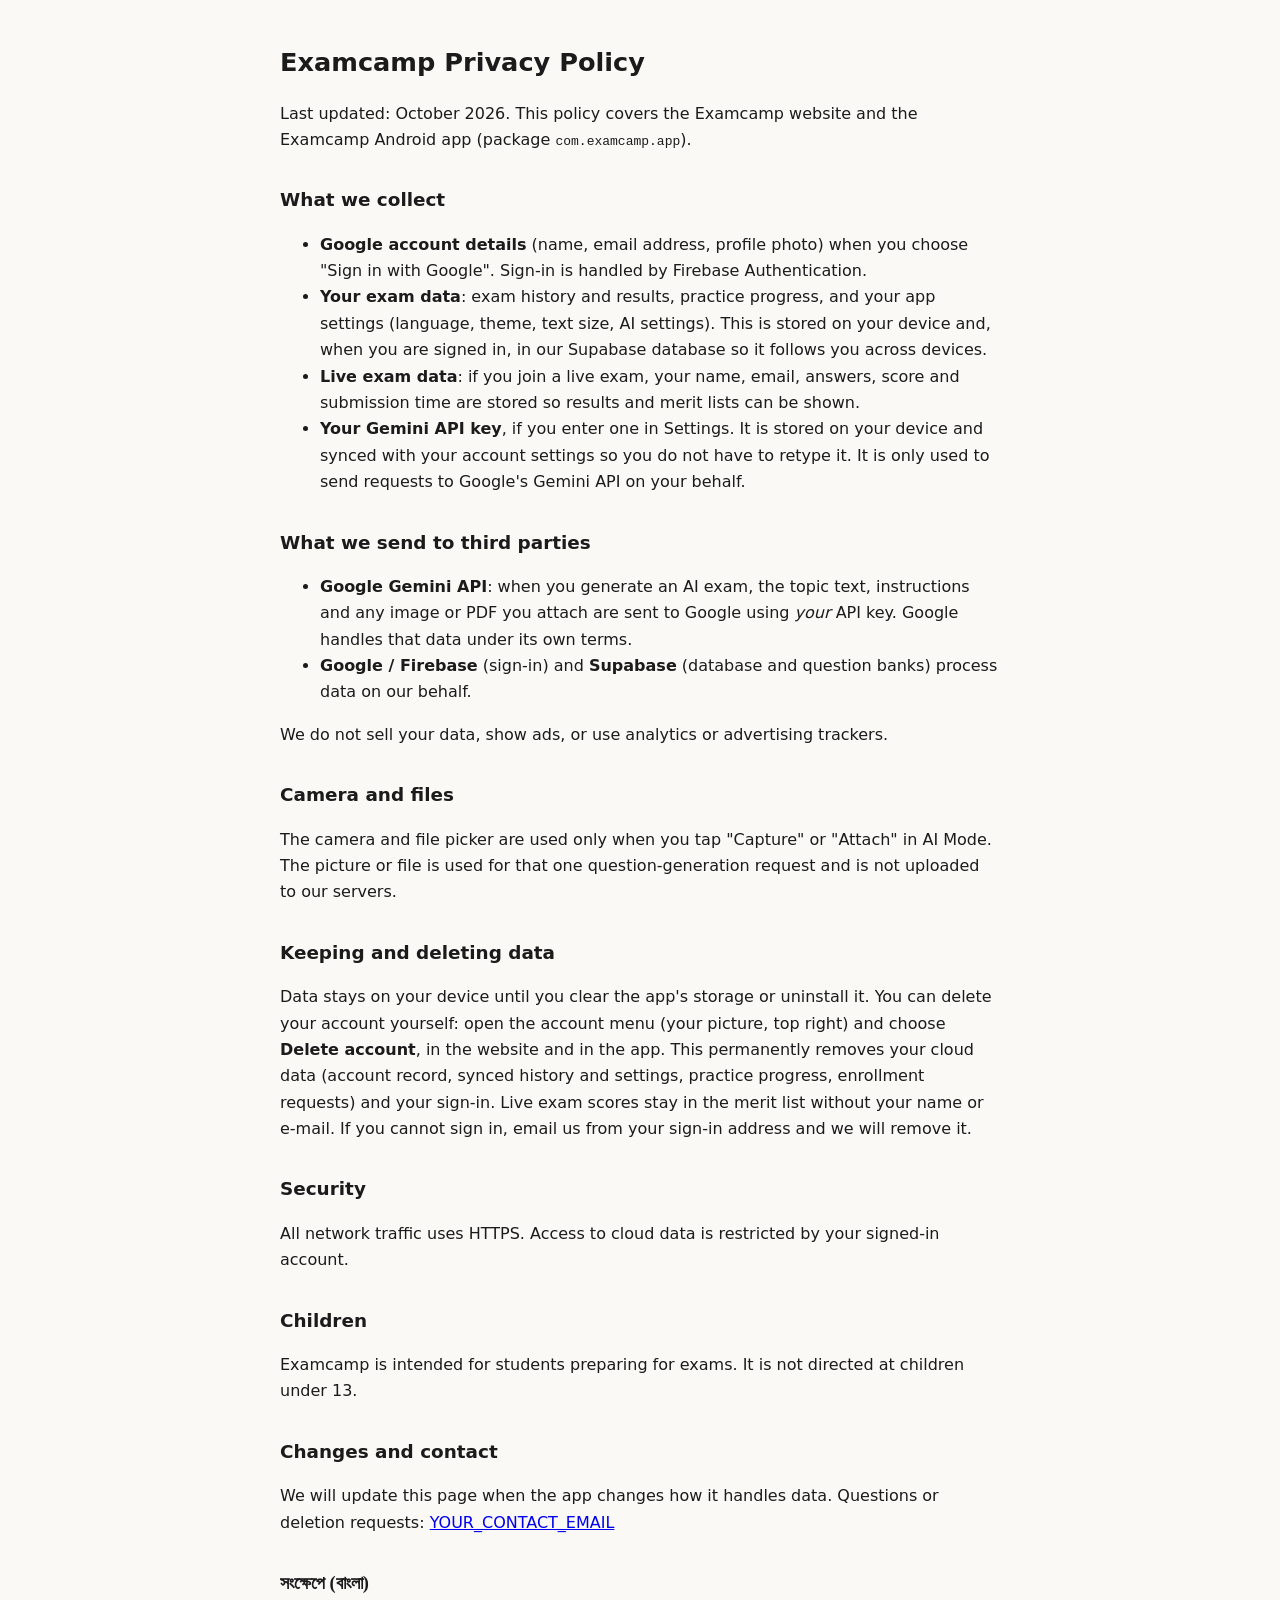
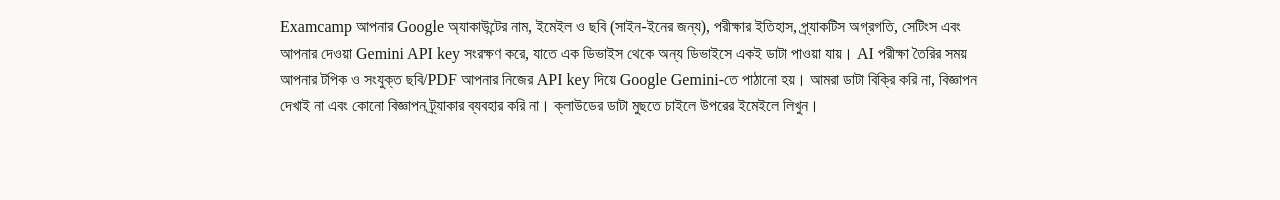
<file: web/privacy.html>
<!doctype html>
<html lang="en">
<head>
<meta charset="utf-8">
<meta name="viewport" content="width=device-width, initial-scale=1">
<title>Examcamp Privacy Policy</title>
<style>
  body{font-family:Lato,system-ui,sans-serif;max-width:720px;margin:0 auto;padding:24px 16px 64px;line-height:1.65;color:#1b1b1b;background:#faf9f6}
  h1{font-size:1.6rem} h2{font-size:1.15rem;margin-top:2rem} .bn{font-family:"Noto Serif Bengali",serif}
  @media (prefers-color-scheme:dark){body{background:#0f1117;color:#e6e6e6} a{color:#7fb0ff}}
</style>
</head>
<body>
<h1>Examcamp Privacy Policy</h1>
<p>Last updated: October 2026. This policy covers the Examcamp website and the Examcamp Android app (package <code>com.examcamp.app</code>).</p>

<h2>What we collect</h2>
<ul>
  <li><strong>Google account details</strong> (name, email address, profile photo) when you choose "Sign in with Google". Sign-in is handled by Firebase Authentication.</li>
  <li><strong>Your exam data</strong>: exam history and results, practice progress, and your app settings (language, theme, text size, AI settings). This is stored on your device and, when you are signed in, in our Supabase database so it follows you across devices.</li>
  <li><strong>Live exam data</strong>: if you join a live exam, your name, email, answers, score and submission time are stored so results and merit lists can be shown.</li>
  <li><strong>Your Gemini API key</strong>, if you enter one in Settings. It is stored on your device and synced with your account settings so you do not have to retype it. It is only used to send requests to Google's Gemini API on your behalf.</li>
</ul>

<h2>What we send to third parties</h2>
<ul>
  <li><strong>Google Gemini API</strong>: when you generate an AI exam, the topic text, instructions and any image or PDF you attach are sent to Google using <em>your</em> API key. Google handles that data under its own terms.</li>
  <li><strong>Google / Firebase</strong> (sign-in) and <strong>Supabase</strong> (database and question banks) process data on our behalf.</li>
</ul>
<p>We do not sell your data, show ads, or use analytics or advertising trackers.</p>

<h2>Camera and files</h2>
<p>The camera and file picker are used only when you tap "Capture" or "Attach" in AI Mode. The picture or file is used for that one question-generation request and is not uploaded to our servers.</p>

<h2>Keeping and deleting data</h2>
<p>Data stays on your device until you clear the app's storage or uninstall it. You can delete your account yourself: open the account menu (your picture, top right) and choose <strong>Delete account</strong>, in the website and in the app. This permanently removes your cloud data (account record, synced history and settings, practice progress, enrollment requests) and your sign-in. Live exam scores stay in the merit list without your name or e-mail. If you cannot sign in, email us from your sign-in address and we will remove it.</p>

<h2>Security</h2>
<p>All network traffic uses HTTPS. Access to cloud data is restricted by your signed-in account.</p>

<h2>Children</h2>
<p>Examcamp is intended for students preparing for exams. It is not directed at children under 13.</p>

<h2>Changes and contact</h2>
<p>We will update this page when the app changes how it handles data. Questions or deletion requests: <a href="mailto:YOUR_CONTACT_EMAIL">YOUR_CONTACT_EMAIL</a></p>

<h2 class="bn" lang="bn">সংক্ষেপে (বাংলা)</h2>
<p class="bn" lang="bn">Examcamp আপনার Google অ্যাকাউন্টের নাম, ইমেইল ও ছবি (সাইন-ইনের জন্য), পরীক্ষার ইতিহাস, প্র্যাকটিস অগ্রগতি, সেটিংস এবং আপনার দেওয়া Gemini API key সংরক্ষণ করে, যাতে এক ডিভাইস থেকে অন্য ডিভাইসে একই ডাটা পাওয়া যায়। AI পরীক্ষা তৈরির সময় আপনার টপিক ও সংযুক্ত ছবি/PDF আপনার নিজের API key দিয়ে Google Gemini-তে পাঠানো হয়। আমরা ডাটা বিক্রি করি না, বিজ্ঞাপন দেখাই না এবং কোনো বিজ্ঞাপন ট্র্যাকার ব্যবহার করি না। ক্লাউডের ডাটা মুছতে চাইলে উপরের ইমেইলে লিখুন।</p>
</body>
</html>
</file>
